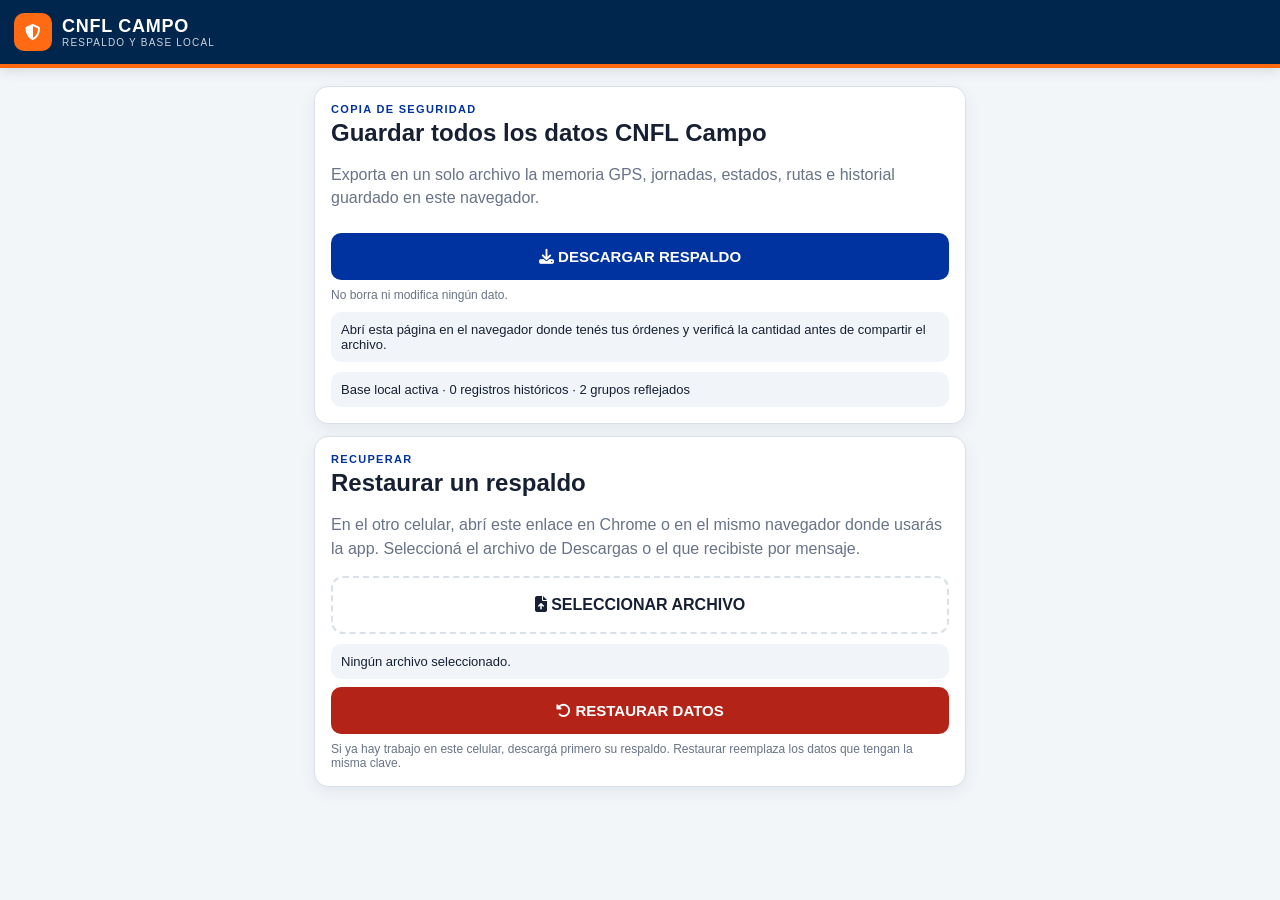
<file: backup.html>
<!DOCTYPE html>
<html lang="es">
<head>
  <meta name="robots" content="noindex,nofollow,noarchive" />
<meta charset="UTF-8">
<meta name="viewport" content="width=device-width,initial-scale=1,viewport-fit=cover">
<title>CNFL Campo · Respaldo</title>
<meta name="theme-color" content="#00264D">
<link rel="stylesheet" href="campo.css?v=20261019-1">
<link rel="stylesheet" href="campo-shell.css?v=20261125-etapa2a">
<link rel="stylesheet" href="https://cdnjs.cloudflare.com/ajax/libs/font-awesome/6.5.0/css/all.min.css">
<style>
.back-shell{max-width:680px;margin:auto;padding:18px 14px 90px}.back-card{background:#fff;border:1px solid var(--line);border-radius:14px;padding:16px;margin-bottom:12px}.back-card h2{margin:4px 0 8px}.back-card p{color:var(--muted);line-height:1.45}.big-btn{width:100%;border:0;border-radius:10px;padding:15px;font-weight:900;font-size:15px;margin-top:8px}.primary{background:var(--blue);color:#fff}.danger{background:#B42318;color:#fff}.file-label{display:block;border:2px dashed var(--line);padding:18px;border-radius:12px;text-align:center;font-weight:800;cursor:pointer}.meta{font-size:12px;color:var(--muted);margin-top:8px}.status{padding:10px;border-radius:10px;background:#F1F5F9;margin-top:10px;font-size:13px;overflow-wrap:anywhere}.status.error{background:#FEF3F2;color:#912018}.status.success{background:#E7F6EC;color:#075A3C}.next-link{display:none;margin-top:12px;text-align:center;color:var(--blue);font-weight:800}
</style>
  <script src="data-store.js?v=20261125-etapa2a"></script>
</head>
<body class="cnfl-design">
<header class="topbar">
  <a href="campo.html" class="menu-btn" style="display:grid;place-items:center;text-decoration:none"><i class="fa-solid fa-arrow-left"></i></a>
  <div class="brand"><div class="brand-mark"><i class="fa-solid fa-shield-halved"></i></div><div><div class="brand-name">CNFL <span>CAMPO</span></div><div class="brand-sub">RESPALDO Y BASE LOCAL</div></div></div>
</header>
<main class="back-shell">
  <section class="back-card">
    <div class="eyebrow">COPIA DE SEGURIDAD</div>
    <h2>Guardar todos los datos CNFL Campo</h2>
    <p>Exporta en un solo archivo la memoria GPS, jornadas, estados, rutas e historial guardado en este navegador.</p>
    <button class="big-btn primary" onclick="exportBackup()"><i class="fa-solid fa-download"></i> DESCARGAR RESPALDO</button>
    <div class="meta">No borra ni modifica ningún dato.</div>
    <div id="exportStatus" class="status" role="status">Abrí esta página en el navegador donde tenés tus órdenes y verificá la cantidad antes de compartir el archivo.</div>
    <div id="databaseStatus" class="status">Verificando base histórica…</div>
  </section>
  <section class="back-card">
    <div class="eyebrow">RECUPERAR</div>
    <h2>Restaurar un respaldo</h2>
    <p>En el otro celular, abrí este enlace en Chrome o en el mismo navegador donde usarás la app. Seleccioná el archivo de Descargas o el que recibiste por mensaje.</p>
    <label class="file-label"><input id="restoreFile" type="file" hidden onchange="prepareRestore(event)"><i class="fa-solid fa-file-arrow-up"></i> SELECCIONAR ARCHIVO</label>
    <div id="restoreStatus" class="status" role="status">Ningún archivo seleccionado.</div>
    <button id="restoreBtn" class="big-btn danger" disabled onclick="restoreBackup()"><i class="fa-solid fa-rotate-left"></i> RESTAURAR DATOS</button>
    <a class="next-link" id="afterRestore" href="campo.html">ABRIR MIS TRABAJOS →</a>
    <div class="meta">Si ya hay trabajo en este celular, descargá primero su respaldo. Restaurar reemplaza los datos que tengan la misma clave.</div>
  </section>
</main>
<script src="backup.js?v=20261028-memory1"></script>
</body>
</html>
</file>
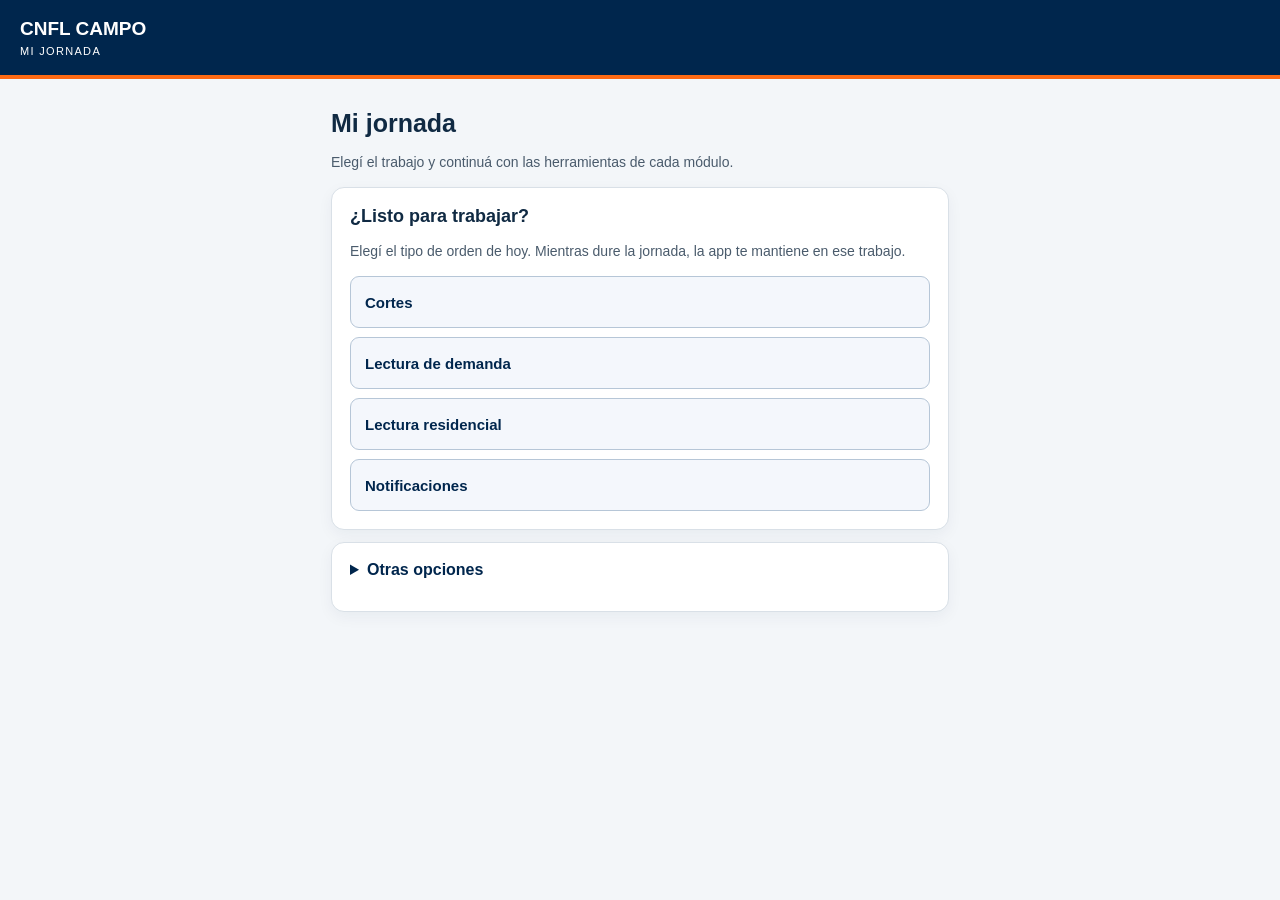
<file: campo.html>
<!doctype html>
<html lang="es"><head><meta charset="utf-8"><meta name="viewport" content="width=device-width,initial-scale=1,viewport-fit=cover"><meta name="robots" content="noindex,nofollow,noarchive"><meta name="theme-color" content="#00264D"><title>CNFL Campo · Mi jornada</title>
<link rel="stylesheet" href="journey.css?v=20261125-etapa2a"><script src="journey.js?v=20261125-etapa2a"></script></head>
<body class="cnfl-day-home"><header><strong>CNFL CAMPO</strong><small>MI JORNADA</small></header><main>
<h1 id="greeting">Mi jornada</h1><p id="intro">Elegí el trabajo y continuá con las herramientas de cada módulo.</p>
<section id="resume" class="card" hidden><h2 id="resumeTitle">Jornada en curso</h2><p id="resumeText"></p><button id="continue" class="primary">CONTINUAR TRABAJO</button><button id="closeJourney" class="ghost" type="button">CERRAR JORNADA</button><p id="closeMessage" role="status"></p></section>
<section id="start" class="card"><h2>¿Listo para trabajar?</h2><p>Elegí el tipo de orden de hoy. Mientras dure la jornada, la app te mantiene en ese trabajo.</p><div id="types" class="types"></div></section>
<details id="past" class="card" hidden><summary>Jornadas guardadas</summary><div id="pastList"></div></details>
<details id="more" class="card"><summary>Otras opciones</summary><a id="generalMap" class="secondary" href="mapa.html">Mapa general</a><a class="secondary" href="backup.html">Respaldo</a></details>
</main><script>
(function(){
 const j=window.CNFLJourney,params=new URLSearchParams(location.search);
 const hour=Number(new Intl.DateTimeFormat('en-US',{timeZone:'America/Costa_Rica',hour:'2-digit',hourCycle:'h23'}).format(new Date()));
 document.getElementById('greeting').textContent=hour>=6&&hour<12?'Buenos días':'Mi jornada';
 const STEP={load:'Cargar órdenes',map:'Armar ruta',work:'Visitar órdenes',report:'Revisar cierre'};
 function destination(active){const older=active.date!==j.stamp()?'&continuar_anterior=1':'';const toMap=active.step==='map'&&!(j.progress(localStorage,active.module).done>0);return toMap?'mapa.html?tipo='+encodeURIComponent(active.module)+'&volver='+encodeURIComponent(active.module)+'&jornada=1'+older:j.pages[active.module]+'?jornada=1'+older;}
 function fmtDate(d){const [y,m,day]=String(d||'').split('-');const months=['ene','feb','mar','abr','may','jun','jul','ago','sep','oct','nov','dic'];return day?Number(day)+' '+(months[Number(m)-1]||m)+' '+y:String(d||'');}
 function reportText(a,p){return 'CNFL Campo · '+j.MODULES[a.module]+'\nJornada: '+a.date+(p.routeName?'\nRuta: '+p.routeName:'')+'\nTotal: '+p.total+'\nGestionadas: '+p.done+'\nPendientes: '+p.pending;}
 const a=j.read(localStorage).active,open=a&&!a.finishedAt,older=open&&a.date!==j.stamp();

 // Con una jornada de hoy abierta, abrir la app lleva directo a ella.
 // "Mi jornada" del menú entra con ?inicio=1 para poder cerrarla desde acá.
 if(open&&!older&&!params.has('inicio')){location.replace(destination(a));return;}

 const types=document.getElementById('types');
 Object.entries(j.MODULES).forEach(([type,title])=>{const b=document.createElement('button');b.type='button';b.textContent=title;b.onclick=()=>{
   try{
     const day=j.stamp(),previous=j.read(localStorage).active;
     if(type==='notificaciones'&&!(previous?.module===type&&previous.date===day&&!previous.finishedAt))j.prepareNotifications(localStorage,day);
     const started=j.begin(localStorage,type);
     if(!started){alert('Hay una jornada abierta. Cerrala primero.');location.reload();return;}
     if(type==='notificaciones')j.step(localStorage,'map');
     location.assign(destination(j.read(localStorage).active));
   }catch(_){alert('No se pudo guardar la jornada en este teléfono. Revisá el almacenamiento disponible.');}
 };types.append(b)});

 document.getElementById('start').hidden=!!open;
 document.getElementById('generalMap').hidden=!!open;
 if(open){
   const p=j.progress(localStorage,a.module);
   const resume=document.getElementById('resume');resume.hidden=false;
   document.getElementById('resumeTitle').textContent=older?'Quedó abierta la jornada del '+fmtDate(a.date):'Jornada en curso';
   document.getElementById('resumeText').textContent=j.MODULES[a.module]+(p.routeName?' · '+p.routeName:'')+' · '+(p.total?p.done+' de '+p.total+' gestionadas':(STEP[a.step]||'Continuar'));
   const cont=document.getElementById('continue'),close=document.getElementById('closeJourney'),msg=document.getElementById('closeMessage');
   cont.onclick=()=>location.assign(destination(a));
   if(older){
     // La de ayer: lo natural es cerrarla y guardarla; seguirla es la opción secundaria.
     close.className='primary';close.textContent='CERRAR Y GUARDAR';
     cont.className='ghost';cont.textContent='SEGUIR CON ESA JORNADA';
     resume.insertBefore(close,cont);
   }
   close.onclick=()=>{
     const current=j.read(localStorage).active;
     if(!current||current.id!==a.id||current.finishedAt){msg.textContent='La jornada cambió en otra pantalla. Actualizando…';setTimeout(()=>location.replace('campo.html?inicio=1'),800);return;}
     const now=j.progress(localStorage,a.module);
     if(!confirm(now.pending?'Quedan '+now.pending+' pendientes. ¿Cerrar la jornada de '+j.MODULES[a.module]+' y guardarla?':'¿Cerrar la jornada de '+j.MODULES[a.module]+' y guardarla?'))return;
     try{
       const saved=j.close(localStorage,{...now,report:reportText(a,now)},new Date(),older?'next-day':'user');
       if(!saved)throw Error('no cerrada');
       location.replace('campo.html?inicio=1');
     }catch(_){msg.textContent='No se pudo cerrar la jornada. Revisá el almacenamiento antes de intentarlo de nuevo.';}
   };
 }

 const past=j.saved(localStorage).slice(0,15);
 if(past.length){document.getElementById('past').hidden=false;const list=document.getElementById('pastList');past.forEach(x=>{
   const row=document.createElement('details'),title=document.createElement('summary');
   const sm=x.summary||{},route=sm.routeName?' · '+sm.routeName:'';
   title.textContent=(j.MODULES[x.module]||x.module)+' · '+fmtDate(x.date)+route+' · '+(x.finishedAt?(sm.done||0)+(sm.total?' de '+sm.total:'')+' gestionadas':'sin cerrar');
   row.append(title);
   const body=document.createElement('pre');
   body.textContent=x.report||('Esta jornada quedó guardada sin cerrar. Sus órdenes siguen en '+(j.MODULES[x.module]||'el módulo')+(x.module==='demanda'||x.module==='residencial'?' › Cargar › Rutas recientes.':'.'));
   row.append(body);list.append(row);
 });}
 const openDate=j.stamp();
 function checkNewDay(){if(document.visibilityState==='visible'&&j.stamp()!==openDate)location.reload();}
 addEventListener('pageshow',checkNewDay);document.addEventListener('visibilitychange',checkNewDay);
})();</script></body></html>
</file>
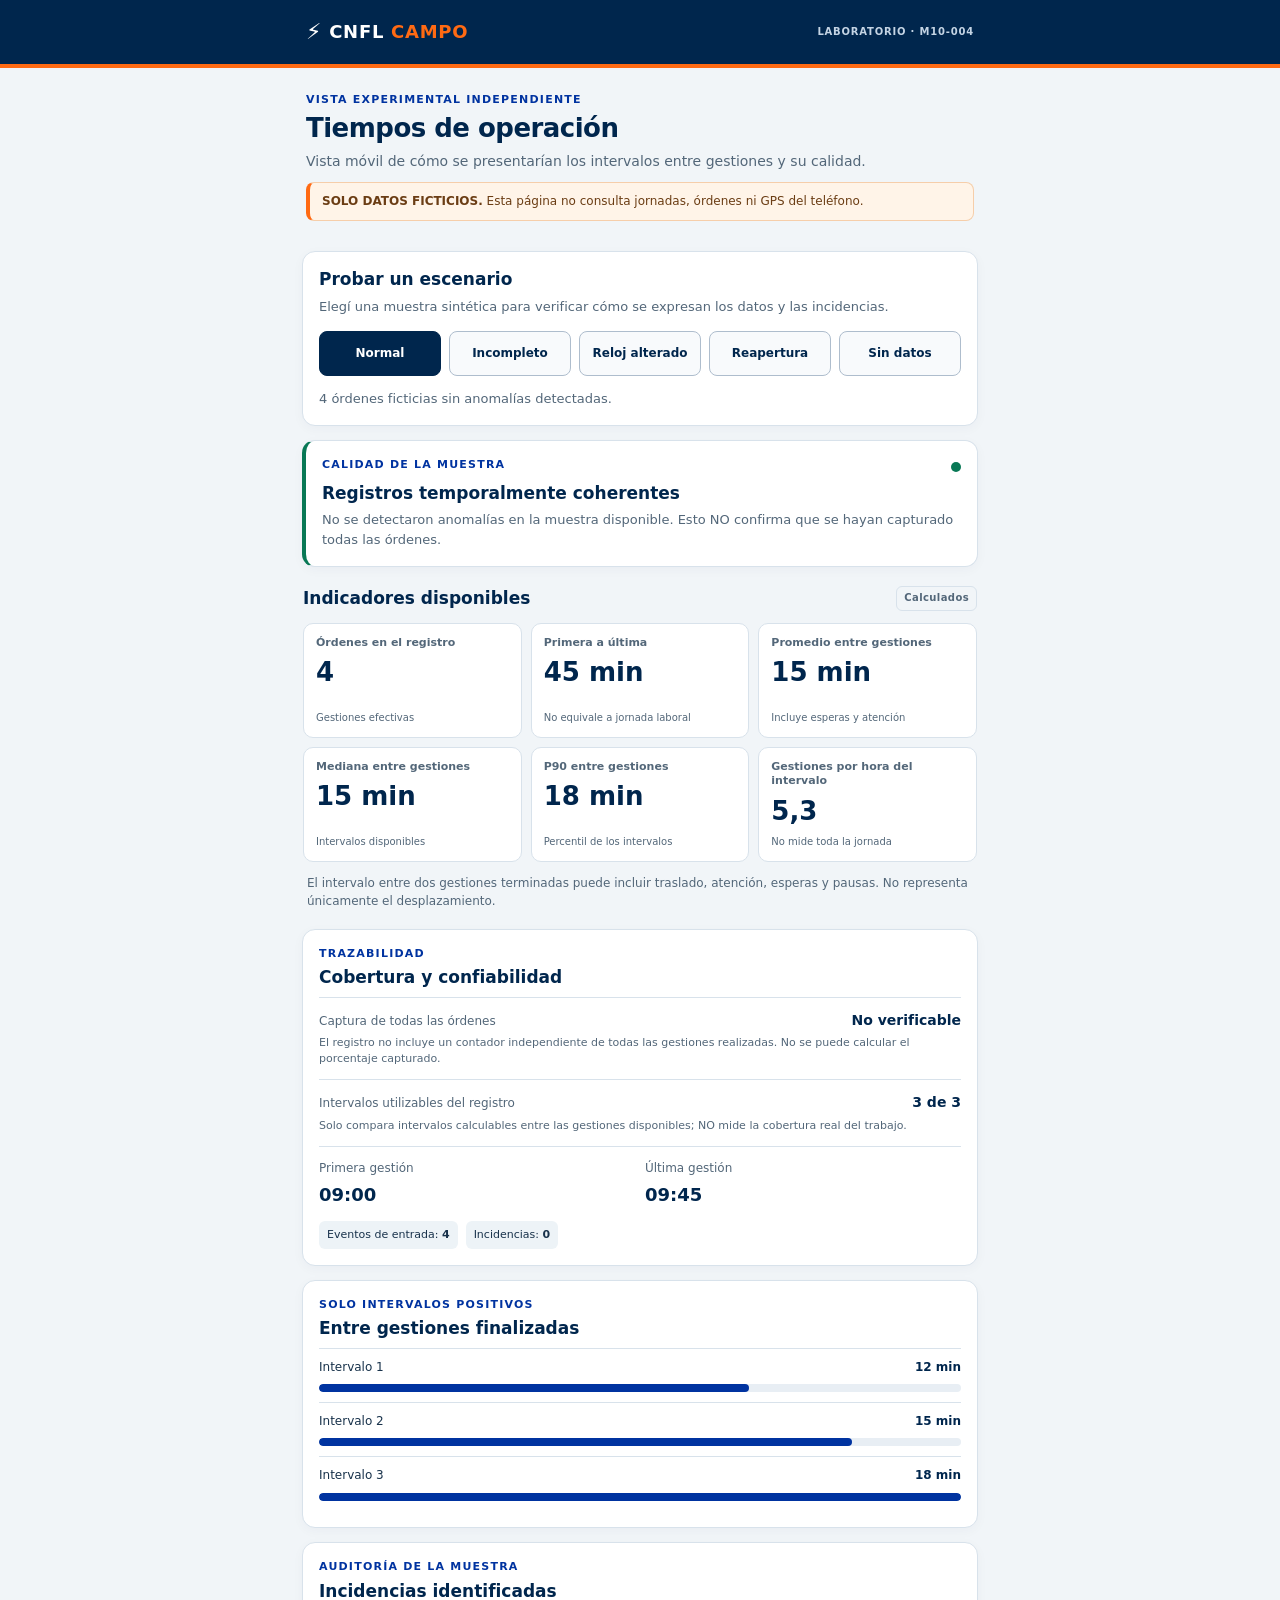
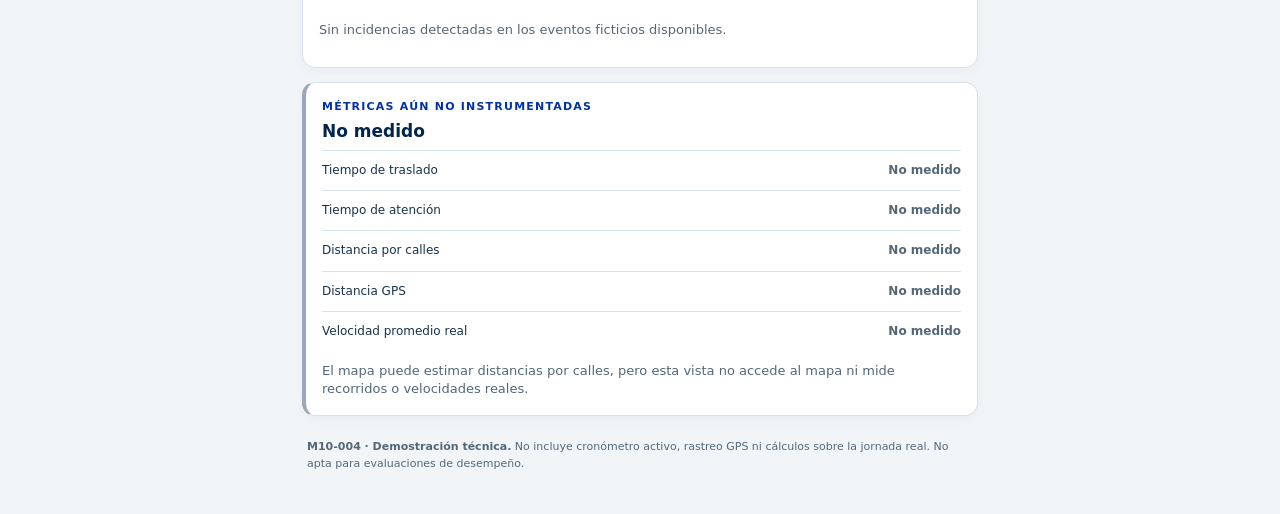
<file: estadisticas-demo.html>
<!doctype html>
<html lang="es-CR">
<head>
  <meta charset="utf-8">
  <meta name="viewport" content="width=device-width,initial-scale=1,viewport-fit=cover">
  <meta name="robots" content="noindex,nofollow,noarchive">
  <meta name="referrer" content="no-referrer">
  <title>CNFL Campo · Vista experimental de estadísticas M10-004</title>
  <link rel="stylesheet" href="estadisticas-demo.css">
</head>
<body>
  <header class="masthead">
    <div class="mast-inner">
      <div class="brand"><span class="bolt" aria-hidden="true">⚡</span><span>CNFL <b>CAMPO</b></span></div>
      <span class="header-caption">LABORATORIO · M10-004</span>
    </div>
  </header>

  <main class="page">
    <section class="intro" aria-labelledby="mainTitle">
      <p class="eyebrow">Vista experimental independiente</p>
      <h1 id="mainTitle">Tiempos de operación</h1>
      <p>Vista móvil de cómo se presentarían los intervalos entre gestiones y su calidad.</p>
      <p class="demo-notice" id="demoNotice"><strong>SOLO DATOS FICTICIOS.</strong> Esta página no consulta jornadas, órdenes ni GPS del teléfono.</p>
    </section>

    <section class="panel scenarios" aria-labelledby="scenarioTitle">
      <h2 id="scenarioTitle">Probar un escenario</h2>
      <p>Elegí una muestra sintética para verificar cómo se expresan los datos y las incidencias.</p>
      <div class="scenario-buttons" role="group" aria-label="Seleccionar datos ficticios">
        <button type="button" data-scenario="normal" aria-pressed="true">Normal</button>
        <button type="button" data-scenario="incomplete" aria-pressed="false">Incompleto</button>
        <button type="button" data-scenario="clock" aria-pressed="false">Reloj alterado</button>
        <button type="button" data-scenario="reopened" aria-pressed="false">Reapertura</button>
        <button type="button" data-scenario="empty" aria-pressed="false">Sin datos</button>
      </div>
      <p id="scenarioDescription" class="scenario-description">4 órdenes ficticias sin anomalías detectadas.</p>
    </section>

    <section class="panel quality" id="qualityPanel" data-kind="consistent" aria-labelledby="qualityTitle">
      <div class="section-heading"><p class="eyebrow">Calidad de la muestra</p><span class="quality-dot" aria-hidden="true"></span></div>
      <h2 id="qualityTitle">Registros temporalmente coherentes</h2>
      <p id="qualityDescription" role="status" aria-live="polite">No se detectaron anomalías dentro de los registros ficticios.</p>
    </section>

    <section aria-labelledby="metricsTitle" class="stats">
      <div class="section-heading">
        <h2 id="metricsTitle">Indicadores disponibles</h2>
        <span class="small-tag">Calculados</span>
      </div>
      <div id="metricCards" class="metrics-grid">
        <div class="metric"><p class="metric-label">Calculando muestra ficticia…</p></div>
      </div>
      <p class="help-text">El intervalo entre dos gestiones terminadas puede incluir traslado, atención, esperas y pausas. No representa únicamente el desplazamiento.</p>
    </section>

    <section class="panel coverage" aria-labelledby="coverageTitle">
      <p class="eyebrow">Trazabilidad</p>
      <h2 id="coverageTitle">Cobertura y confiabilidad</h2>
      <div class="coverage-entry">
        <div><span>Captura de todas las órdenes</span><strong id="coverageCapture">No verificable</strong></div>
        <p id="coverageExplain">No hay un contador independiente que permita verificar todas las órdenes ejecutadas.</p>
      </div>
      <div class="coverage-entry">
        <div><span>Intervalos utilizables del registro</span><strong id="coverageIntervals">—</strong></div>
        <p id="coverageIntervalsExplain">Esta cifra solo compara las gestiones presentes en el registro ficticio.</p>
      </div>
      <div class="time-row">
        <div><span>Primera gestión</span><strong id="firstTime">—</strong></div>
        <div><span>Última gestión</span><strong id="lastTime">—</strong></div>
      </div>
      <div class="minifacts">
        <span>Eventos de entrada: <strong id="inputEventCount">0</strong></span>
        <span>Incidencias: <strong id="eventWarnings">0</strong></span>
      </div>
    </section>

    <section class="panel" aria-labelledby="intervalsTitle">
      <p class="eyebrow">Solo intervalos positivos</p>
      <h2 id="intervalsTitle">Entre gestiones finalizadas</h2>
      <ol id="intervalList" class="interval-list"></ol>
      <p id="noIntervals" class="empty">No hay dos gestiones con tiempos válidos para calcular intervalos.</p>
    </section>

    <section class="panel" aria-labelledby="issuesTitle">
      <p class="eyebrow">Auditoría de la muestra</p>
      <h2 id="issuesTitle">Incidencias identificadas</h2>
      <ul id="qualityIssues" class="list-pairs"></ul>
      <p id="noIssues" class="empty">Sin incidencias detectadas en los eventos ficticios disponibles.</p>
    </section>

    <section class="panel unmeasured" aria-labelledby="unmeasuredTitle">
      <p class="eyebrow">Métricas aún no instrumentadas</p>
      <h2 id="unmeasuredTitle">No medido</h2>
      <ul id="unmeasuredList" class="list-pairs"></ul>
      <p>El mapa puede estimar distancias por calles, pero esta vista no accede al mapa ni mide recorridos o velocidades reales.</p>
    </section>

    <footer>
      <p><strong>M10-004 · Demostración técnica.</strong> No incluye cronómetro activo, rastreo GPS ni cálculos sobre la jornada real. No apta para evaluaciones de desempeño.</p>
    </footer>
  </main>
  <script src="operational-stats.js"></script>
  <script src="operational-stats-view.js"></script>
  <script src="operational-stats-fixtures.js"></script>
  <script src="operational-stats-demo.js"></script>
  <noscript><p>Esta demostración requiere JavaScript para mostrar los ejemplos ficticios.</p></noscript>
</body>
</html>
</file>
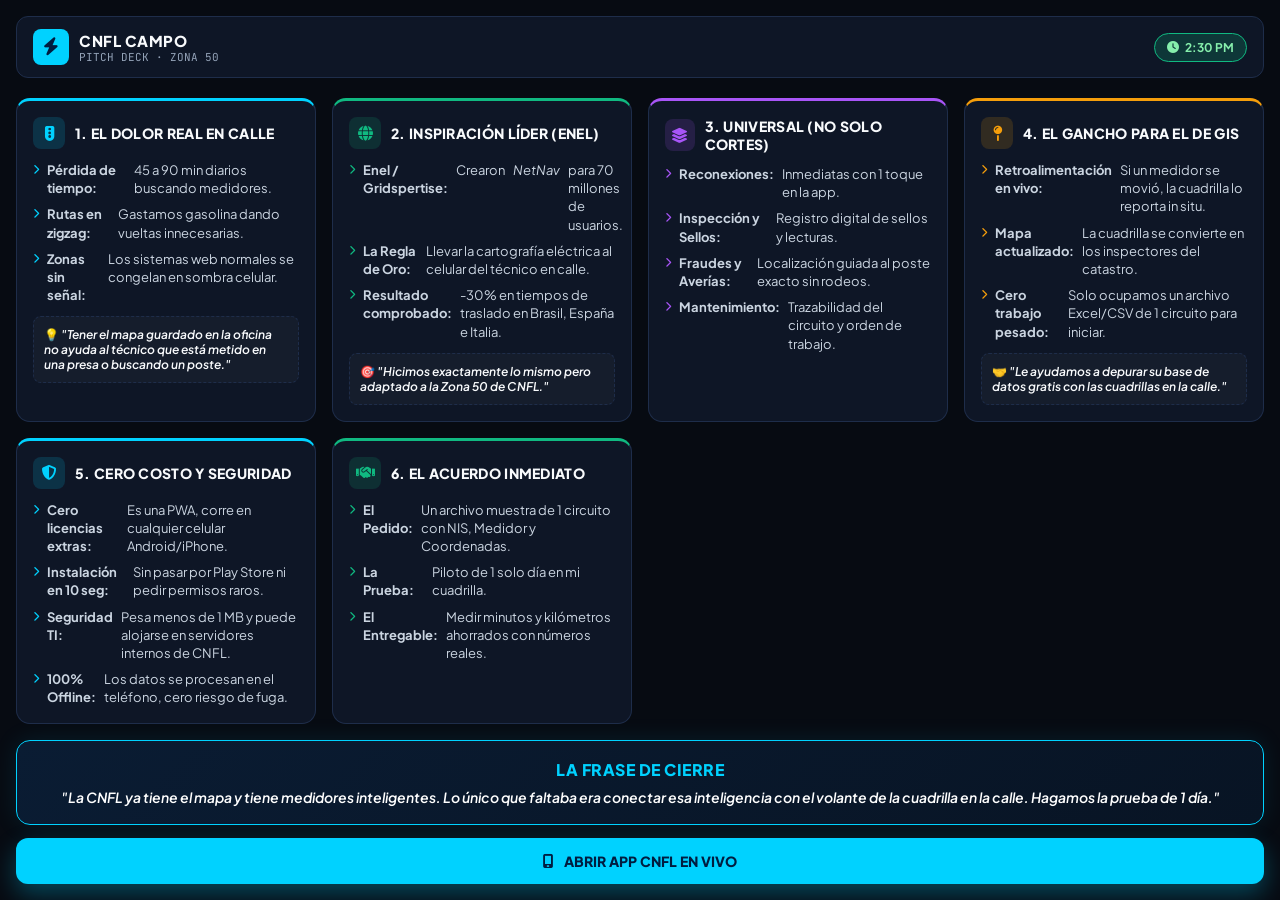
<file: ideas.html>
<!DOCTYPE html>
<html lang="es">
<head>
  <meta charset="UTF-8">
  <meta name="viewport" content="width=device-width, initial-scale=1.0, maximum-scale=1.0, user-scalable=no">
  <title>CNFL Campo · Lluvia de Ideas & Pitch Deck</title>
  <link rel="stylesheet" href="https://cdnjs.cloudflare.com/ajax/libs/font-awesome/6.5.0/css/all.min.css">
  <link href="https://fonts.googleapis.com/css2?family=Plus+Jakarta+Sans:wght@400;600;700;800&family=JetBrains+Mono:wght@700&display=swap" rel="stylesheet">
  <style>
    :root {
      --bg: #070B12;
      --card-bg: #0E1626;
      --card-border: #1E2D4A;
      --cyan: #00D2FF;
      --cyan-glow: rgba(0, 210, 255, 0.15);
      --green: #10B981;
      --green-glow: rgba(16, 185, 129, 0.15);
      --yellow: #F59E0B;
      --yellow-glow: rgba(245, 158, 11, 0.15);
      --purple: #A855F7;
      --purple-glow: rgba(168, 85, 247, 0.15);
      --red: #EF4444;
      --text: #F8FAFC;
      --muted: #94A3B8;
    }

    * { box-sizing: border-box; margin: 0; padding: 0; font-family: 'Plus Jakarta Sans', sans-serif; -webkit-tap-highlight-color: transparent; }
    body { background: var(--bg); color: var(--text); padding: 16px; min-height: 100vh; padding-bottom: 75px; }

    /* Header Compacto */
    .top-bar {
      display: flex;
      align-items: center;
      justify-content: space-between;
      padding: 12px 16px;
      background: var(--card-bg);
      border: 1px solid var(--card-border);
      border-radius: 12px;
      margin-bottom: 20px;
    }
    .badge {
      display: flex;
      align-items: center;
      gap: 10px;
    }
    .badge-icon {
      width: 36px;
      height: 36px;
      background: var(--cyan);
      color: #001D40;
      display: flex;
      align-items: center;
      justify-content: center;
      border-radius: 8px;
      font-size: 18px;
      font-weight: 800;
    }
    .badge-text h1 { font-size: 15px; font-weight: 800; letter-spacing: 0.5px; }
    .badge-text p { font-size: 11px; color: var(--muted); font-family: 'JetBrains Mono', monospace; }
    .reu-pill {
      background: rgba(16, 185, 129, 0.2);
      border: 1px solid var(--green);
      color: #86EFAC;
      padding: 6px 12px;
      border-radius: 20px;
      font-size: 12px;
      font-weight: 700;
      display: flex;
      align-items: center;
      gap: 6px;
    }

    /* Grid de Ideas */
    .grid {
      display: grid;
      grid-template-columns: repeat(auto-fit, minmax(280px, 1fr));
      gap: 16px;
    }

    .idea-card {
      background: var(--card-bg);
      border: 1px solid var(--card-border);
      border-radius: 14px;
      padding: 16px;
      position: relative;
      overflow: hidden;
      display: flex;
      flex-direction: column;
      gap: 12px;
      transition: transform 0.15s, border-color 0.15s;
    }
    .idea-card:active { transform: scale(0.98); }

    /* Acentos de color */
    .c-cyan { border-top: 3px solid var(--cyan); }
    .c-green { border-top: 3px solid var(--green); }
    .c-yellow { border-top: 3px solid var(--yellow); }
    .c-purple { border-top: 3px solid var(--purple); }

    .card-header {
      display: flex;
      align-items: center;
      gap: 10px;
    }
    .card-icon {
      width: 32px;
      height: 32px;
      border-radius: 8px;
      display: flex;
      align-items: center;
      justify-content: center;
      font-size: 15px;
    }
    .c-cyan .card-icon { background: var(--cyan-glow); color: var(--cyan); }
    .c-green .card-icon { background: var(--green-glow); color: var(--green); }
    .c-yellow .card-icon { background: var(--yellow-glow); color: var(--yellow); }
    .c-purple .card-icon { background: var(--purple-glow); color: var(--purple); }

    .card-title {
      font-size: 14px;
      font-weight: 800;
      text-transform: uppercase;
      letter-spacing: 0.3px;
    }

    /* Bullets rápidos */
    .bullets {
      list-style: none;
      display: flex;
      flex-direction: column;
      gap: 8px;
    }
    .bullets li {
      display: flex;
      align-items: flex-start;
      gap: 8px;
      font-size: 13px;
      color: #CBD5E1;
      line-height: 1.4;
    }
    .bullets li i {
      margin-top: 3px;
      font-size: 10px;
    }
    .c-cyan .bullets li i { color: var(--cyan); }
    .c-green .bullets li i { color: var(--green); }
    .c-yellow .bullets li i { color: var(--yellow); }
    .c-purple .bullets li i { color: var(--purple); }

    .highlight-box {
      background: rgba(255, 255, 255, 0.03);
      border: 1px dashed var(--card-border);
      border-radius: 8px;
      padding: 10px;
      font-size: 12px;
      font-weight: 600;
      color: var(--text);
    }

    /* Frase Matona para la reunión */
    .punchline-card {
      grid-column: 1 / -1;
      background: linear-gradient(135deg, #0A1C33 0%, #081424 100%);
      border: 1px solid var(--cyan);
      border-radius: 14px;
      padding: 18px;
      text-align: center;
      box-shadow: 0 0 25px rgba(0, 210, 255, 0.1);
    }
    .punchline-card h2 {
      font-size: 16px;
      color: var(--cyan);
      font-weight: 800;
      margin-bottom: 8px;
      text-transform: uppercase;
      letter-spacing: 0.5px;
    }
    .punchline-card p {
      font-size: 14px;
      color: #fff;
      font-style: italic;
      font-weight: 600;
    }

    /* Botón flotante para abrir la app */
    .floating-app-btn {
      position: fixed;
      bottom: 16px;
      left: 16px;
      right: 16px;
      background: var(--cyan);
      color: #001D40;
      padding: 14px;
      border-radius: 12px;
      text-align: center;
      font-size: 14px;
      font-weight: 800;
      text-decoration: none;
      display: flex;
      align-items: center;
      justify-content: center;
      gap: 10px;
      box-shadow: 0 10px 25px rgba(0, 210, 255, 0.3);
      z-index: 100;
    }
    .floating-app-btn:active { transform: scale(0.98); }
  </style>
</head>
<body>

  <div class="top-bar">
    <div class="badge">
      <div class="badge-icon"><i class="fa-solid fa-bolt"></i></div>
      <div class="badge-text">
        <h1>CNFL CAMPO</h1>
        <p>PITCH DECK · ZONA 50</p>
      </div>
    </div>
    <div class="reu-pill">
      <i class="fa-solid fa-clock"></i> 2:30 PM
    </div>
  </div>

  <div class="grid">

    <!-- Tarjeta 1: El Dolor en Calle -->
    <div class="idea-card c-cyan">
      <div class="card-header">
        <div class="card-icon"><i class="fa-solid fa-traffic-light"></i></div>
        <div class="card-title">1. El Dolor Real en Calle</div>
      </div>
      <ul class="bullets">
        <li><i class="fa-solid fa-chevron-right"></i> <strong>Pérdida de tiempo:</strong> 45 a 90 min diarios buscando medidores.</li>
        <li><i class="fa-solid fa-chevron-right"></i> <strong>Rutas en zigzag:</strong> Gastamos gasolina dando vueltas innecesarias.</li>
        <li><i class="fa-solid fa-chevron-right"></i> <strong>Zonas sin señal:</strong> Los sistemas web normales se congelan en sombra celular.</li>
      </ul>
      <div class="highlight-box">
        💡 <em>"Tener el mapa guardado en la oficina no ayuda al técnico que está metido en una presa o buscando un poste."</em>
      </div>
    </div>

    <!-- Tarjeta 2: La Inspiración Mundial -->
    <div class="idea-card c-green">
      <div class="card-header">
        <div class="card-icon"><i class="fa-solid fa-globe"></i></div>
        <div class="card-title">2. Inspiración Líder (Enel)</div>
      </div>
      <ul class="bullets">
        <li><i class="fa-solid fa-chevron-right"></i> <strong>Enel / Gridspertise:</strong> Crearon <em>NetNav</em> para 70 millones de usuarios.</li>
        <li><i class="fa-solid fa-chevron-right"></i> <strong>La Regla de Oro:</strong> Llevar la cartografía eléctrica al celular del técnico en calle.</li>
        <li><i class="fa-solid fa-chevron-right"></i> <strong>Resultado comprobado:</strong> -30% en tiempos de traslado en Brasil, España e Italia.</li>
      </ul>
      <div class="highlight-box">
        🎯 <em>"Hicimos exactamente lo mismo pero adaptado a la Zona 50 de CNFL."</em>
      </div>
    </div>

    <!-- Tarjeta 3: Más Allá de los Cortes -->
    <div class="idea-card c-purple">
      <div class="card-header">
        <div class="card-icon"><i class="fa-solid fa-layer-group"></i></div>
        <div class="card-title">3. Universal (No solo cortes)</div>
      </div>
      <ul class="bullets">
        <li><i class="fa-solid fa-chevron-right"></i> <strong>Reconexiones:</strong> Inmediatas con 1 toque en la app.</li>
        <li><i class="fa-solid fa-chevron-right"></i> <strong>Inspección y Sellos:</strong> Registro digital de sellos y lecturas.</li>
        <li><i class="fa-solid fa-chevron-right"></i> <strong>Fraudes y Averías:</strong> Localización guiada al poste exacto sin rodeos.</li>
        <li><i class="fa-solid fa-chevron-right"></i> <strong>Mantenimiento:</strong> Trazabilidad del circuito y orden de trabajo.</li>
      </ul>
    </div>

    <!-- Tarjeta 4: El Regalo para el de GIS -->
    <div class="idea-card c-yellow">
      <div class="card-header">
        <div class="card-icon"><i class="fa-solid fa-map-pin"></i></div>
        <div class="card-title">4. El Gancho para el de GIS</div>
      </div>
      <ul class="bullets">
        <li><i class="fa-solid fa-chevron-right"></i> <strong>Retroalimentación en vivo:</strong> Si un medidor se movió, la cuadrilla lo reporta in situ.</li>
        <li><i class="fa-solid fa-chevron-right"></i> <strong>Mapa actualizado:</strong> La cuadrilla se convierte en los inspectores del catastro.</li>
        <li><i class="fa-solid fa-chevron-right"></i> <strong>Cero trabajo pesado:</strong> Solo ocupamos un archivo Excel/CSV de 1 circuito para iniciar.</li>
      </ul>
      <div class="highlight-box">
        🤝 <em>"Le ayudamos a depurar su base de datos gratis con las cuadrillas en la calle."</em>
      </div>
    </div>

    <!-- Tarjeta 5: TI y Costos -->
    <div class="idea-card c-cyan">
      <div class="card-header">
        <div class="card-icon"><i class="fa-solid fa-shield-halved"></i></div>
        <div class="card-title">5. Cero Costo y Seguridad</div>
      </div>
      <ul class="bullets">
        <li><i class="fa-solid fa-chevron-right"></i> <strong>Cero licencias extras:</strong> Es una PWA, corre en cualquier celular Android/iPhone.</li>
        <li><i class="fa-solid fa-chevron-right"></i> <strong>Instalación en 10 seg:</strong> Sin pasar por Play Store ni pedir permisos raros.</li>
        <li><i class="fa-solid fa-chevron-right"></i> <strong>Seguridad TI:</strong> Pesa menos de 1 MB y puede alojarse en servidores internos de CNFL.</li>
        <li><i class="fa-solid fa-chevron-right"></i> <strong>100% Offline:</strong> Los datos se procesan en el teléfono, cero riesgo de fuga.</li>
      </ul>
    </div>

    <!-- Tarjeta 6: La Propuesta de Cierre -->
    <div class="idea-card c-green">
      <div class="card-header">
        <div class="card-icon"><i class="fa-solid fa-handshake"></i></div>
        <div class="card-title">6. El Acuerdo Inmediato</div>
      </div>
      <ul class="bullets">
        <li><i class="fa-solid fa-chevron-right"></i> <strong>El Pedido:</strong> Un archivo muestra de 1 circuito con NIS, Medidor y Coordenadas.</li>
        <li><i class="fa-solid fa-chevron-right"></i> <strong>La Prueba:</strong> Piloto de 1 solo día en mi cuadrilla.</li>
        <li><i class="fa-solid fa-chevron-right"></i> <strong>El Entregable:</strong> Medir minutos y kilómetros ahorrados con números reales.</li>
      </ul>
    </div>

    <!-- Frase Matona Final -->
    <div class="punchline-card">
      <h2>La Frase de Cierre</h2>
      <p>"La CNFL ya tiene el mapa y tiene medidores inteligentes. Lo único que faltaba era conectar esa inteligencia con el volante de la cuadrilla en la calle. Hagamos la prueba de 1 día."</p>
    </div>

  </div>

  <a href="https://sr2409812-bit.github.io/cnfl-campo/?v=20260921-17" target="_blank" class="floating-app-btn">
    <i class="fa-solid fa-mobile-screen"></i> ABRIR APP CNFL EN VIVO
  </a>

</body>
</html>
</file>
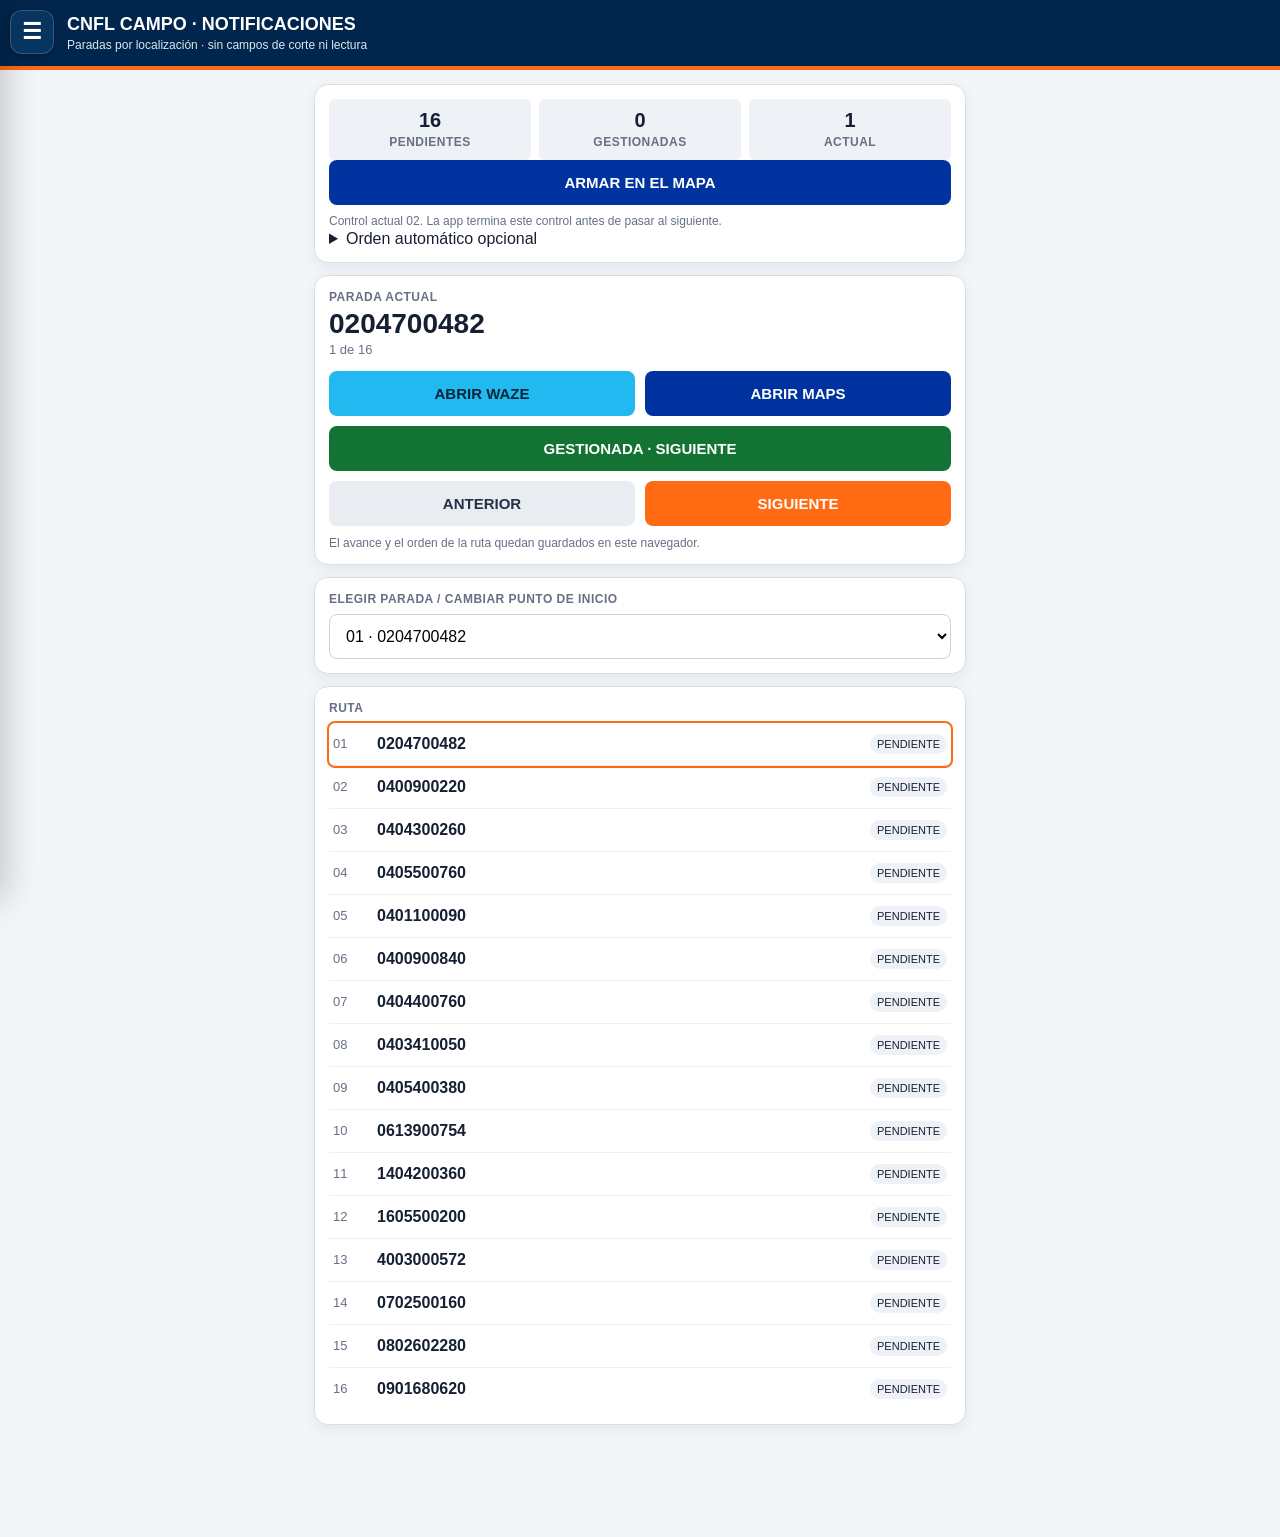
<file: notificaciones.html>
<!doctype html>
<html lang="es">
<head>
  <meta name="robots" content="noindex,nofollow,noarchive" />
<meta charset="utf-8">
<meta name="viewport" content="width=device-width,initial-scale=1,viewport-fit=cover">
<title>CNFL Campo · Notificaciones</title>
<link rel="stylesheet" href="https://cdnjs.cloudflare.com/ajax/libs/font-awesome/6.5.0/css/all.min.css">
<style>
:root{--navy:#00264D;--blue:#0033A0;--orange:#FF6A13;--bg:#f4f6f8;--card:#fff;--muted:#667085;--ok:#137333;--line:#d9dee5}
*{box-sizing:border-box}body{margin:0;font-family:Arial,Helvetica,sans-serif;background:var(--bg);color:#172033}
header{background:var(--navy);color:#fff;padding:14px 16px;border-bottom:4px solid var(--orange);position:sticky;top:0;z-index:3}
header b{font-size:18px}.sub{font-size:12px;opacity:.88;margin-top:3px}
main{max-width:680px;margin:auto;padding:14px 14px 100px}
.panel,.card{background:var(--card);border:1px solid var(--line);border-radius:8px;padding:14px;margin-bottom:12px}
.stats{display:flex;gap:8px}.stat{flex:1;text-align:center;background:#eef2f6;border-radius:6px;padding:10px 4px}.stat b{display:block;font-size:20px}
.label{font-size:12px;color:var(--muted);font-weight:700;letter-spacing:.04em}
.loc{font-size:28px;font-weight:800;margin:4px 0 2px}.step{color:var(--muted);font-size:13px}
.btns{display:grid;grid-template-columns:1fr 1fr;gap:10px;margin-top:14px}
button,a.btn{border:0;border-radius:8px;padding:14px 12px;font-weight:800;font-size:15px;text-align:center;text-decoration:none;display:block;cursor:pointer}
button:disabled{opacity:.55;cursor:wait}.waze{background:#22b8f0;color:#06273a}.maps{background:var(--blue);color:#fff}
.done{background:var(--ok);color:#fff;grid-column:1/-1}.next{background:var(--orange);color:#fff}.secondary{background:#e9edf2;color:#243244}
.undo{background:#FFF1E8;color:#803A12;grid-column:1/-1}.undo[hidden]{display:none}
.optimize{background:#111827;color:#fff;width:100%;margin-top:10px}.routeStatus{font-size:12px;color:var(--muted);margin-top:8px;line-height:1.4}
select{width:100%;padding:12px;border:1px solid #cbd3dc;border-radius:8px;background:#fff;font-size:16px}
.row{display:flex;align-items:center;gap:10px;padding:11px 4px;border-bottom:1px solid #edf0f3}.row:last-child{border-bottom:0}.row .n{width:34px;color:var(--muted);font-size:13px}.row .l{flex:1;font-weight:700}
.badge{font-size:11px;padding:4px 7px;border-radius:999px;background:#eef2f6}.badge.ok{background:#e2f4e8;color:#0b5d2a}.current{outline:2px solid var(--orange);border-radius:6px}
.notice{font-size:12px;color:var(--muted);margin-top:10px}
</style>
  <link rel="stylesheet" href="journey.css?v=20261125-etapa2a">
  <link rel="stylesheet" href="campo-shell.css?v=20261125-etapa2a" />
  <script src="data-store.js?v=20261125-etapa2a"></script>
</head>
<body>
  <button id="cnflGlobalMenu" class="cnfl-global-menu" type="button" aria-label="Abrir tipo de trabajo"><span aria-hidden="true">☰</span></button>
<header><b>CNFL CAMPO · NOTIFICACIONES</b><div class="sub">Paradas por localización · sin campos de corte ni lectura</div></header>
<main>
<div class="panel">
  <div class="stats">
    <div class="stat"><b id="pendingCount">16</b><span class="label">PENDIENTES</span></div>
    <div class="stat"><b id="doneCount">0</b><span class="label">GESTIONADAS</span></div>
    <div class="stat"><b id="currentNum">1</b><span class="label">ACTUAL</span></div>
  </div>
  <button class="maps" style="width:100%" onclick="cnflOpenSharedMap('notificaciones')">ARMAR EN EL MAPA</button>
  <div id="routeStatus" class="routeStatus">Elegí el orden de las paradas en el mapa.</div>
  <details><summary>Orden automático opcional</summary><button id="optBtn" class="optimize" onclick="optimizeFromHere()">ORDENAR DESDE MI UBICACIÓN</button></details>
</div>

<div class="card">
  <div class="label">PARADA ACTUAL</div>
  <div class="loc" id="loc">0204700482</div>
  <div class="step" id="step">1 de 16</div>
  <div class="btns">
    <a id="waze" class="btn waze" target="_blank" rel="noopener">ABRIR WAZE</a>
    <a id="maps" class="btn maps" target="_blank" rel="noopener">ABRIR MAPS</a>
    <button class="done" onclick="markDone()">GESTIONADA · SIGUIENTE</button>
    <button id="undoLast" class="undo" onclick="undoLastVisit()" hidden>DESHACER ÚLTIMA GESTIÓN</button>
    <button class="secondary" onclick="prevStop()">ANTERIOR</button>
    <button class="next" onclick="nextStop()">SIGUIENTE</button>
  </div>
  <div class="notice">El avance y el orden de la ruta quedan guardados en este navegador.</div>
</div>

<div class="panel">
  <div class="label" style="margin-bottom:8px">ELEGIR PARADA / CAMBIAR PUNTO DE INICIO</div>
  <select id="jump" onchange="jumpTo(this.value)"></select>
</div>

<div class="panel">
  <div class="label" style="margin-bottom:8px">RUTA</div>
  <div id="list"></div>
</div>
</main>

<script src="notification-stops.js?v=20261026-map1"></script>
<script src="field-route.js?v=20261029-unified1"></script>
<script>
const DEFAULT_STOPS=window.CNFL_NOTIFICATION_STOPS;
const KEY="cnfl_notificaciones_20261019_v2";
const LEGACY_NEW_KEY="cnfl_notificaciones_20261019_v3";

// Prioridad absoluta: recuperar exactamente el progreso que ya existía
// en la versión ?v=20261019c. No se cambia el orden ni la parada actual.
const savedV2=JSON.parse(localStorage.getItem(KEY)||'null');
const savedV3=JSON.parse(localStorage.getItem(LEGACY_NEW_KEY)||'null');

let state=savedV2||savedV3||{
  index:0,
  done:{},
  order:DEFAULT_STOPS.map(s=>s[0]),
  meta:null
};

// Si el estado guardado era de 13 paradas, las 3 nuevas se agregan
// sin alterar el progreso ni reordenar lo que ya llevaba el usuario.
if(!Array.isArray(state.order)) state.order=DEFAULT_STOPS.map(s=>s[0]);
for(const stop of DEFAULT_STOPS){
  if(!state.order.includes(stop[0])) state.order.push(stop[0]);
}
if(!state.done||typeof state.done!=="object") state.done={};
const linkedLoc=new URLSearchParams(location.search).get('loc');

function byLoc(loc){return DEFAULT_STOPS.find(s=>s[0]===loc)}
function currentStops(){
  const ordered=(state.order||[]).map(byLoc).filter(Boolean);
  for(const s of DEFAULT_STOPS) if(!ordered.some(x=>x[0]===s[0])) ordered.push(s);
  return ordered;
}
function save(){localStorage.setItem(KEY,JSON.stringify(state));window.dispatchEvent(new Event('cnfl-progress'))}
function applyNotificationMapRoute(){
  const keys=window.CNFLFieldRoute.read(localStorage).filter(key=>key.startsWith('notificaciones:'));
  const signature=JSON.stringify(keys);
  if(state.manualRouteSignature===signature)return;
  const current=state.order[state.index];
  const plan=keys.length?window.CNFLFieldRoute.arrange(currentStops().map(s=>({localizacion:s[0],done:!!state.done[s[0]]})),keys,'notificaciones',s=>!s.done):null;
  if(plan&&plan.chosen){
    if(!state.manualChosen)state.preManualOrder=[...state.order];
    state.order=plan.orders.map(s=>s.localizacion);
    state.manualChosen=plan.chosen;
    state.meta=null;
  }else if(state.manualChosen){
    const old=state.order;
    state.order=[...(state.preManualOrder||[])].filter(loc=>old.includes(loc));
    old.forEach(loc=>{if(!state.order.includes(loc))state.order.push(loc)});
    state.manualChosen=0;delete state.preManualOrder;
  }
  state.manualRouteSignature=signature;
  state.index=plan&&plan.chosen?Math.max(0,state.order.findIndex(loc=>!state.done[loc])):Math.max(0,state.order.indexOf(current));
  save();render();
}
function initializeNotificationView(){
  applyNotificationMapRoute();
  // La orden elegida en el mapa prevalece sobre el inicio de la ruta.
  if(linkedLoc && state.order.includes(linkedLoc)) state.index=state.order.indexOf(linkedLoc);
  save();render();
}
window.cnflApplyFieldRoute=applyNotificationMapRoute;
window.cnflFocusWorkFromMap=loc=>{const index=state.order.indexOf(loc);if(index>=0){state.index=index;save();render();scrollTo({top:0,behavior:'smooth'})}};
window.addEventListener('storage',event=>{if(event.key==='cnfl_manual_route_v1')applyNotificationMapRoute()});
window.addEventListener('pageshow',event=>{if(event.persisted)applyNotificationMapRoute()});
function render(){
  const stops=currentStops();
  if(!stops.length)return;
  const i=Math.max(0,Math.min(Number(state.index)||0,stops.length-1));state.index=i;
  const [loc,lat,lon]=stops[i];
  document.getElementById("loc").textContent=loc;
  document.getElementById("step").textContent=(i+1)+" de "+stops.length;
  document.getElementById("currentNum").textContent=i+1;
  document.getElementById("waze").href="https://www.waze.com/ul?ll="+lat+","+lon+"&navigate=yes";
  document.getElementById("maps").href="https://www.google.com/maps/dir/?api=1&destination="+lat+","+lon;
  const doneCount=DEFAULT_STOPS.filter(s=>state.done[s[0]]).length;
  document.getElementById("doneCount").textContent=doneCount;
  document.getElementById("pendingCount").textContent=DEFAULT_STOPS.length-doneCount;
  const undo=document.getElementById('undoLast');
  undo.hidden=!(state.lastAction && state.done[state.lastAction.loc]);
  if(!undo.hidden) undo.textContent='DESHACER · '+state.lastAction.loc;

  const rs=document.getElementById("routeStatus");
  if(state.manualChosen){
    rs.textContent='Mi ruta del mapa · '+state.manualChosen+(state.manualChosen===1?' parada elegida.':' paradas elegidas.')+' Siguiente sigue el orden que armaste.';
  } else if(state.meta&&state.meta.optimizedAt){
    const when=new Date(state.meta.optimizedAt).toLocaleTimeString([], {hour:"2-digit",minute:"2-digit"});
    const km=Number.isFinite(state.meta.meters)?(" · "+(state.meta.meters/1000).toFixed(1)+" km aprox."):"";
    const ctl=state.meta.control?(" · control "+state.meta.control):"";
    rs.textContent="Ruta vial del control actual"+ctl+" · evita devolverse · "+when+km+".";
  } else {
    const ctl=controlOf(currentStops()[state.index]&&currentStops()[state.index][0]);
    rs.textContent="Control actual "+ctl+". La app termina este control antes de pasar al siguiente.";
  }

  const jump=document.getElementById("jump");jump.innerHTML="";
  stops.forEach((s,idx)=>{const o=document.createElement("option");o.value=idx;o.textContent=(idx+1).toString().padStart(2,"0")+" · "+s[0]+(state.done[s[0]]?" · GESTIONADA":"");if(idx===i)o.selected=true;jump.appendChild(o)});
  const list=document.getElementById("list");list.innerHTML="";
  stops.forEach((s,idx)=>{const r=document.createElement("div");r.className="row"+(idx===i?" current":"");r.onclick=()=>{state.index=idx;save();render();scrollTo({top:0,behavior:"smooth"})};r.innerHTML='<div class="n">'+String(idx+1).padStart(2,"0")+'</div><div class="l">'+s[0]+'</div><div class="badge '+(state.done[s[0]]?"ok":"")+'">'+(state.done[s[0]]?"GESTIONADA":"PENDIENTE")+'</div>';list.appendChild(r)});
  save();
}
const CONTROL_SEQUENCE=["02","04","06","07","08","09","14","16","40"];
function controlOf(loc){return String(loc||"").slice(0,2)}
function nextPending(from){
  const stops=currentStops();
  if(state.manualChosen){
    for(let k=1;k<=stops.length;k++){
      const idx=(from+k)%stops.length;
      if(!state.done[stops[idx][0]])return idx;
    }
    return from;
  }
  const currentControl=controlOf(stops[from]&&stops[from][0]);

  // 1) Mientras queden pendientes del control actual, NO saltar a otro control.
  for(let k=1;k<=stops.length;k++){
    const idx=(from+k)%stops.length;
    if(!state.done[stops[idx][0]] && controlOf(stops[idx][0])===currentControl) return idx;
  }

  // 2) Solo cuando ese control queda terminado, pasar al siguiente control de la jornada.
  const pos=CONTROL_SEQUENCE.indexOf(currentControl);
  for(let step=1;step<=CONTROL_SEQUENCE.length;step++){
    const ctl=CONTROL_SEQUENCE[(Math.max(pos,0)+step)%CONTROL_SEQUENCE.length];
    for(let k=1;k<=stops.length;k++){
      const idx=(from+k)%stops.length;
      if(!state.done[stops[idx][0]] && controlOf(stops[idx][0])===ctl) return idx;
    }
  }
  return from;
}
function markDone(){
  const stops=currentStops();
  const loc=stops[state.index][0];
  if(state.done[loc]){state.index=nextPending(state.index);save();render();return;}
  const at=new Date().toISOString();
  state.lastAction={loc,index:state.index,at};
  state.done[loc]=true;
  if(window.CNFLStore&&typeof window.CNFLStore.putRecord==="function"){
    const day=at.slice(0,10);
    window.CNFLStore.putRecord("notification-visits",day+"|"+loc+"|"+at,{localizacion:loc,status:"gestionada",at,routeKey:KEY}).catch(()=>{});
  }
  state.index=nextPending(state.index);
  save();
  window.CNFLOperationalEvents?.captureTransition({
    module:'notificaciones',identity:loc,previousDone:false,
    done:true,at,source:'notifications-ui'
  });
  render();
}
function undoLastVisit(){
  const action=state.lastAction;
  if(!action || !state.done[action.loc]) return;
  delete state.done[action.loc];
  state.index=Math.max(0,currentStops().findIndex(stop=>stop[0]===action.loc));
  state.lastAction=null;
  if(window.CNFLStore && typeof window.CNFLStore.putRecord==='function'){
    const at=new Date().toISOString();
    window.CNFLStore.putRecord('notification-visits',at.slice(0,10)+'|'+action.loc+'|'+at,{localizacion:action.loc,status:'deshecha',at,routeKey:KEY}).catch(()=>{});
  }
  save();
  window.CNFLOperationalEvents?.captureTransition({
    module:'notificaciones',identity:action.loc,previousDone:true,
    done:false,undo:true,source:'notifications-ui'
  });
  render();
}
function nextStop(){const n=currentStops().length;state.index=(state.index+1)%n;save();render()}
function prevStop(){const n=currentStops().length;state.index=(state.index-1+n)%n;save();render()}
function jumpTo(v){state.index=Number(v);save();render()}

function getPos(){
  return new Promise((resolve,reject)=>{
    if(!navigator.geolocation)return reject(new Error("Este navegador no ofrece ubicación."));
    navigator.geolocation.getCurrentPosition(resolve,e=>reject(new Error(e.message||"No se pudo obtener tu ubicación.")),{enableHighAccuracy:true,timeout:12000,maximumAge:0});
  });
}
function routeCost(route,matrix){
  let cur=0,total=0;
  for(const idx of route){const v=Number(matrix[cur][idx]);if(!Number.isFinite(v))return Infinity;total+=v;cur=idx}
  return total;
}
function matrixUsable(matrix,n){
  return Array.isArray(matrix)&&matrix.length===n&&matrix.every(r=>Array.isArray(r)&&r.length===n);
}
function nearest(matrix,indices,forcedFirst=null){
  const left=new Set(indices),out=[];let cur=0;
  if(forcedFirst!==null&&left.has(forcedFirst)){out.push(forcedFirst);left.delete(forcedFirst);cur=forcedFirst}
  while(left.size){
    let best=null,cost=Infinity;
    for(const idx of left){const v=Number(matrix[cur][idx]);if(Number.isFinite(v)&&v<cost){cost=v;best=idx}}
    if(best===null)throw new Error("Hay una parada sin conexión vial calculable.");
    out.push(best);left.delete(best);cur=best;
  }
  return out;
}
function improveRoute(route,matrix){
  let best=[...route],bestCost=routeCost(best,matrix);
  for(let pass=0;pass<30;pass++){
    let winner=null,winnerCost=bestCost;

    // 2-opt: elimina cruces y regresos evidentes.
    for(let i=0;i<best.length-1;i++){
      for(let j=i+1;j<best.length;j++){
        const cand=[...best.slice(0,i),...best.slice(i,j+1).reverse(),...best.slice(j+1)];
        const cost=routeCost(cand,matrix);
        if(cost+0.5<winnerCost){winner=cand;winnerCost=cost}
      }
    }

    // Relocate: mueve una parada mal colocada a otra zona del recorrido.
    for(let i=0;i<best.length;i++){
      const reduced=[...best];
      const moved=reduced.splice(i,1)[0];
      for(let j=0;j<=reduced.length;j++){
        const cand=[...reduced.slice(0,j),moved,...reduced.slice(j)];
        const cost=routeCost(cand,matrix);
        if(cost+0.5<winnerCost){winner=cand;winnerCost=cost}
      }
    }

    // Swap: corrige dos paradas cruzadas sin rehacer todo el bloque.
    for(let i=0;i<best.length-1;i++){
      for(let j=i+1;j<best.length;j++){
        const cand=[...best];
        [cand[i],cand[j]]=[cand[j],cand[i]];
        const cost=routeCost(cand,matrix);
        if(cost+0.5<winnerCost){winner=cand;winnerCost=cost}
      }
    }

    if(!winner)break;
    best=winner;bestCost=winnerCost;
  }
  return {route:best,cost:bestCost};
}
async function optimizeFromHere(){
  const stopsNow=currentStops();
  const current=stopsNow[Math.max(0,Math.min(Number(state.index)||0,stopsNow.length-1))];
  const activeControl=controlOf(current&&current[0]);
  const pending=DEFAULT_STOPS.filter(s=>!state.done[s[0]] && controlOf(s[0])===activeControl);
  if(pending.length<2){
    alert("En el control "+activeControl+" no hay suficientes pendientes para reordenar. La app no saltará al siguiente control hasta terminar este.");
    return
  }
  const btn=document.getElementById("optBtn"),old=btn.textContent;
  btn.disabled=true;btn.textContent="CALCULANDO RUTA…";
  try{
    const pos=await getPos();
    const start=[pos.coords.latitude,pos.coords.longitude];
    const coords=[start,...pending].map(p=>p[2]+","+p[1]).join(";");
    const url="https://router.project-osrm.org/table/v1/driving/"+coords+"?annotations=duration,distance";
    const res=await fetch(url,{cache:"no-store"});
    if(!res.ok)throw new Error("El servicio vial no respondió.");
    const data=await res.json();
    if(data.code!=="Ok"||!Array.isArray(data.durations))throw new Error("No se recibió una matriz vial válida.");

    const indices=Array.from({length:pending.length},(_,i)=>i+1);
    const size=pending.length+1;

    // Para trabajo de campo priorizamos MENOS DISTANCIA POR CALLES.
    // Así se castigan naturalmente vueltas y regresos innecesarios.
    // Si OSRM no trae distancias completas, se usa tiempo vial como respaldo.
    const objective=matrixUsable(data.distances,size)?data.distances:data.durations;

    // Con jornadas pequeñas probamos cada parada como posible primera visita.
    // Luego aplicamos 2-opt + relocate + swap y elegimos la ruta vial más corta.
    const candidates=[improveRoute(nearest(objective,indices),objective)];
    const seeds=pending.length<=24?indices:[...indices].sort((a,b)=>Number(objective[0][a])-Number(objective[0][b])).slice(0,12);
    for(const first of seeds){
      const improved=improveRoute(nearest(objective,indices,first),objective);
      improved.duration=routeCost(improved.route,data.durations);
      candidates.push(improved);
    }
    candidates.forEach(x=>{if(!Number.isFinite(x.duration))x.duration=routeCost(x.route,data.durations)});
    candidates.sort((a,b)=>{
      const delta=a.cost-b.cost;
      if(Math.abs(delta)>25)return delta;
      return a.duration-b.duration;
    });
    const best=candidates[0].route;
    const orderedPending=best.map(idx=>pending[idx-1][0]);
    const before=currentStops();
    const currentLoc=current&&current[0];
    const otherPending=before.filter(s=>!state.done[s[0]] && controlOf(s[0])!==activeControl).map(s=>s[0]);
    const managed=before.filter(s=>state.done[s[0]]).map(s=>s[0]);
    state.order=[...orderedPending,...otherPending,...managed];
    state.manualChosen=0;delete state.preManualOrder;
    state.index=Math.max(0,state.order.indexOf(currentLoc));
    if(state.index<0) state.index=0;

    let meters=0,cur=0;
    if(Array.isArray(data.distances)){
      for(const idx of best){const d=Number(data.distances[cur][idx]);if(Number.isFinite(d))meters+=d;cur=idx}
    }
    state.meta={optimizedAt:new Date().toISOString(),meters,control:activeControl};
    save();render();
  }catch(e){
    alert("No cambié la ruta. "+(e.message||e));
  }finally{
    btn.disabled=false;btn.textContent=old;
  }
}
initializeNotificationView();
</script>
  <script src="journey.js?v=20261125-etapa2a"></script>
  <script src="operational-capture-switch.js?v=20261123-m10-capa2"></script>
  <script src="operational-stats.js?v=20261123-m10-capa2"></script>
  <script src="operational-events.js?v=20261123-m10-capa2"></script>
  <script src="operational-timer.js?v=20261124-m10-capa4"></script>
  <script src="operational-timer-ui.js?v=20261124-m10-etapa1"></script>
  <script src="nav-links.js?v=20261125-etapa2b"></script>
  <script src="campo-shell.js?v=20261125-etapa2a"></script>
</body>
</html>
</file>
<file: campo.css>
:root{--navy:#00264D;--blue:#0033A0;--orange:#FF6A13;--bg:#F3F6F9;--card:#fff;--text:#172033;--muted:#687386;--line:#D9E0E7}
*{box-sizing:border-box}body{margin:0;background:var(--bg);color:var(--text);font-family:Arial,Helvetica,sans-serif}
.topbar{height:68px;background:var(--navy);color:#fff;display:flex;align-items:center;gap:12px;padding:0 14px;border-bottom:4px solid var(--orange);position:sticky;top:0;z-index:20}
.menu-btn{width:44px;height:44px;border:0;background:rgba(255,255,255,.1);color:#fff;border-radius:10px;font-size:20px}.brand{display:flex;align-items:center;gap:10px;flex:1}.brand-mark{width:38px;height:38px;border-radius:10px;background:var(--orange);display:grid;place-items:center}.brand-name{font-size:18px;font-weight:900;letter-spacing:.04em}.brand-sub{font-size:10px;opacity:.8;letter-spacing:.12em}.status-dot{width:10px;height:10px;border-radius:50%;background:#35C46A;box-shadow:0 0 0 4px rgba(53,196,106,.15)}
.drawer{position:fixed;left:0;top:0;bottom:0;width:min(82vw,320px);background:#fff;z-index:40;transform:translateX(-102%);transition:.2s ease;box-shadow:12px 0 30px rgba(0,0,0,.18);padding:18px 12px;display:flex;flex-direction:column}.drawer.open{transform:translateX(0)}.drawer-head{font-size:11px;font-weight:800;color:var(--muted);letter-spacing:.12em;padding:10px}.drawer-link{display:flex;align-items:center;gap:12px;padding:14px 12px;border-radius:10px;text-decoration:none;color:var(--text);font-weight:800}.drawer-link i{width:24px;color:var(--blue)}.drawer-link.active{background:#EEF4FF;color:var(--blue)}.drawer-spacer{flex:1}.scrim{display:none;position:fixed;inset:0;background:rgba(0,0,0,.35);z-index:30}.scrim.show{display:block}
.shell{max-width:760px;margin:auto;padding:18px 14px 90px}.hero{padding:8px 2px 14px}.eyebrow{font-size:11px;font-weight:900;letter-spacing:.12em;color:var(--blue)}.hero h1{font-size:30px;margin:6px 0}.hero p,.safety-card p{margin:0;color:var(--muted);font-size:14px;line-height:1.45}
.module-grid{display:grid;gap:12px}.module-card{display:grid;grid-template-columns:54px 1fr 24px;align-items:center;gap:12px;background:var(--card);border:1px solid var(--line);border-radius:14px;padding:16px;text-decoration:none;color:var(--text);min-height:88px;box-shadow:0 3px 12px rgba(29,53,87,.05)}.module-card.featured{border:2px solid var(--orange)}.module-icon{width:54px;height:54px;border-radius:14px;background:#EEF4FF;color:var(--blue);display:grid;place-items:center;font-size:22px}.featured .module-icon{background:#FFF1E8;color:var(--orange)}.module-copy{display:flex;flex-direction:column;gap:4px}.module-copy strong{font-size:18px}.module-copy span{font-size:13px;color:var(--muted)}.module-card>i{color:#9AA6B2}.safety-card{margin-top:18px;background:var(--navy);color:#fff;border-radius:14px;padding:16px;display:flex;gap:14px;align-items:center;justify-content:space-between}.safety-card .eyebrow{color:#9DD5FF}.safety-card p{color:#D9E5F0;margin-top:5px}.backup-btn{white-space:nowrap;background:var(--orange);color:#fff;text-decoration:none;font-weight:900;padding:12px 14px;border-radius:10px;font-size:12px}
@media(min-width:900px){.menu-btn,.scrim{display:none!important}.drawer{transform:none;top:68px;width:250px;box-shadow:none;border-right:1px solid var(--line);z-index:10}.shell{margin-left:270px;max-width:850px}.module-grid{grid-template-columns:1fr 1fr}.drawer-head{padding-top:0}}
</file>
<file: campo-shell.css>
/* CNFL Campo · shell unificado para módulos existentes */
:root{
  --cnfl-shell-navy:#00264D;
  --cnfl-shell-blue:#0033A0;
  --cnfl-shell-orange:#FF6A13;
  --cnfl-shell-bg:#F3F6F9;
  --cnfl-shell-line:#D9E0E7;
  --cnfl-shell-text:#172033;
  --cnfl-shell-muted:#687386;
}
body.cnfl-unified{background:var(--cnfl-shell-bg)!important}
.cnfl-global-menu{
  position:fixed!important;left:10px!important;top:10px!important;z-index:1200!important;width:44px!important;height:44px!important;
  border:1px solid rgba(255,255,255,.18)!important;border-radius:10px!important;
  background:#07355F!important;color:#fff!important;display:grid!important;place-items:center!important;
  font-size:22px!important;font-weight:900!important;line-height:1!important;padding:0!important;
  box-shadow:0 2px 10px rgba(0,0,0,.24)!important;visibility:visible!important;opacity:1!important
}
.cnfl-global-drawer{
  position:fixed;left:0;top:0;bottom:0;z-index:1100;width:min(84vw,320px);background:#fff;
  transform:translateX(-104%);transition:transform .18s ease;box-shadow:14px 0 34px rgba(0,0,0,.22);
  padding:18px 12px;display:flex;flex-direction:column;color:var(--cnfl-shell-text)
}
.cnfl-global-drawer.open{transform:translateX(0)}
.cnfl-global-drawer .drawer-brand{display:flex;align-items:center;gap:10px;padding:4px 8px 18px}
.cnfl-global-drawer .drawer-logo{width:38px;height:38px;border-radius:10px;background:var(--cnfl-shell-orange);color:#fff;display:grid;place-items:center}
.cnfl-global-drawer .drawer-title{font-weight:900;font-size:17px;color:var(--cnfl-shell-navy)}
.cnfl-global-drawer .drawer-sub{font-size:10px;letter-spacing:.10em;color:var(--cnfl-shell-muted);margin-top:2px}
.cnfl-global-drawer .drawer-label{font-size:10px;font-weight:900;letter-spacing:.12em;color:var(--cnfl-shell-muted);padding:8px 10px}
.cnfl-global-drawer a{display:flex;align-items:center;gap:12px;padding:14px 12px;margin:2px 0;border-radius:10px;text-decoration:none;color:var(--cnfl-shell-text);font-weight:800;font-size:15px}
.cnfl-global-drawer a i{width:24px;text-align:center;color:var(--cnfl-shell-blue)}
.cnfl-global-drawer a.active{background:#EEF4FF;color:var(--cnfl-shell-blue)}
.cnfl-global-drawer .drawer-spacer{flex:1}
.cnfl-global-scrim{position:fixed;inset:0;z-index:1050;background:rgba(0,0,0,.38);display:none}
.cnfl-global-scrim.show{display:block}

/* Quita el selector antiguo CORTES/LECTURA: ahora se cambia desde el menú lateral */
body.cnfl-unified .mode-switch{display:none!important}

/* Header consistente sin tocar la lógica propia de cada módulo */
body.cnfl-module-cortes .app-header{
  min-height:68px!important;background:var(--cnfl-shell-navy)!important;border-bottom:4px solid var(--cnfl-shell-orange)!important;
  padding-left:64px!important
}
body.cnfl-module-cortes .brand-icon{background:var(--cnfl-shell-orange)!important}
body.cnfl-module-cortes .brand-text p{letter-spacing:.08em!important}
body.cnfl-module-demanda .topbar{
  min-height:68px!important;background:var(--cnfl-shell-navy)!important;border-bottom:4px solid var(--cnfl-shell-orange)!important;
  padding-left:64px!important
}
body.cnfl-module-demanda .brand-mark{background:var(--cnfl-shell-orange)!important}
body.cnfl-module-demanda .brand-sub{letter-spacing:.08em!important}
body.cnfl-module-residencial .topbar,
body.cnfl-module-notificaciones .topbar{
  min-height:68px!important;background:var(--cnfl-shell-navy)!important;border-bottom:4px solid var(--cnfl-shell-orange)!important;
  padding-left:64px!important
}
body.cnfl-module-residencial .brand-mark{background:var(--cnfl-shell-orange)!important}
body.cnfl-module-residencial .brand-sub{letter-spacing:.08em!important}

/* Simplificación visual: menos ruido, controles grandes */
body.cnfl-unified button,
body.cnfl-unified a[class*="btn"]{min-height:44px}
body.cnfl-module-cortes .main-container,
body.cnfl-module-demanda .shell{max-width:760px!important;margin-left:auto!important;margin-right:auto!important}
body.cnfl-module-cortes .quick-stats-bar,
body.cnfl-module-demanda .stats-grid{border-radius:12px!important;overflow:hidden}
body.cnfl-module-cortes .card-panel,
body.cnfl-module-demanda .summary-card,
body.cnfl-module-demanda .route-head{border-radius:12px!important}

/* Etiqueta clara del módulo actual */
.cnfl-module-chip{
  position:sticky;top:0;z-index:8;background:#fff;border-bottom:1px solid var(--cnfl-shell-line);
  padding:8px 14px;font-size:11px;font-weight:900;letter-spacing:.10em;color:var(--cnfl-shell-blue);
  text-align:center
}

@media(min-width:900px){
  .cnfl-global-menu{left:18px}
  .cnfl-global-drawer{width:250px}
}


/* Menú principal siempre visible dentro de la cabecera móvil */
.topbar .cnfl-global-menu.cnfl-menu-in-header,
.app-header .cnfl-global-menu.cnfl-menu-in-header{
  position:static!important;
  left:auto!important;
  top:auto!important;
  flex:0 0 44px!important;
  margin:0 8px 0 0!important;
  z-index:1!important;
  align-self:center!important;
}
body.cnfl-module-residencial .topbar,
body.cnfl-module-demanda .topbar,
body.cnfl-module-notificaciones .topbar{
  padding-left:12px!important;
}
body.cnfl-module-cortes .app-header{
  padding-left:12px!important;
}

/* Lenguaje visual común en móvil; cada módulo conserva sus campos y acciones. */
body.cnfl-unified{color:var(--cnfl-shell-text)}
body.cnfl-unified .cnfl-module-chip{background:#E8F0F8;color:#0033A0;position:relative;top:auto;padding:9px 14px;font-size:11px}
body.cnfl-unified .topbar,
body.cnfl-unified .app-header{box-shadow:0 3px 12px rgba(0,27,57,.12)}
body.cnfl-module-notificaciones header{padding-left:12px!important;min-height:68px;display:flex;flex-direction:column;align-items:flex-start;justify-content:center}
body.cnfl-module-notificaciones header .cnfl-menu-in-header{position:absolute!important;left:12px!important;top:10px!important;margin:0!important}
body.cnfl-module-notificaciones header>b,
body.cnfl-module-notificaciones header>.sub{margin-left:55px}
body.cnfl-unified .cnfl-global-menu{border-radius:12px!important}
body.cnfl-unified .cnfl-global-drawer a{min-height:48px;border-radius:12px}
body.cnfl-unified .cnfl-global-drawer a:focus-visible,
body.cnfl-unified button:focus-visible,
body.cnfl-unified a:focus-visible{outline:3px solid #FF6A13;outline-offset:2px}
body.cnfl-module-cortes .card-panel,
body.cnfl-module-demanda .summary-card,
body.cnfl-module-residencial .summary-card,
body.cnfl-module-residencial .card,
body.cnfl-module-notificaciones .panel,
body.cnfl-module-notificaciones .card,
body.cnfl-module-mapa .selected-panel,
body.cnfl-module-hoy .task{
  border-radius:14px!important;
  box-shadow:0 5px 16px rgba(0,38,77,.07)
}
body.cnfl-module-demanda .reading-card,
body.cnfl-module-residencial .reading-card,
body.cnfl-module-demanda .reading-list-item,
body.cnfl-module-residencial .reading-list-item{border-radius:14px!important;overflow:hidden;box-shadow:0 5px 16px rgba(0,38,77,.07)}
body.cnfl-unified input:not([type=file]),
body.cnfl-unified select,
body.cnfl-unified textarea{font-size:16px;max-width:100%}
body.cnfl-module-cortes .bottom-nav,
body.cnfl-module-demanda .bottom-nav,
body.cnfl-module-residencial .bottom-nav{padding-bottom:max(10px,env(safe-area-inset-bottom))}
@media(max-width:420px){
  body.cnfl-module-cortes .main-container{padding:12px 12px 98px}
  body.cnfl-module-cortes .brand-text h1{font-size:17px}
  body.cnfl-module-notificaciones header .sub{font-size:10px;line-height:1.3}
}

body.cnfl-design .topbar{box-shadow:0 3px 12px rgba(0,27,57,.12)}
body.cnfl-design .module-card,
body.cnfl-design .back-card{border-radius:14px;box-shadow:0 5px 16px rgba(0,38,77,.07)}
body.cnfl-design button:focus-visible,
body.cnfl-design a:focus-visible{outline:3px solid #FF6A13;outline-offset:2px}
body.cnfl-design input:not([type=file]){font-size:16px}
</file>
<file: journey.css>
body.cnfl-day-home{box-sizing:border-box;margin:0;background:#f3f6f9;color:#102a43;font-family:Arial,Helvetica,sans-serif}
body.cnfl-day-home *{box-sizing:border-box}
body.cnfl-day-home header{background:#00264d;color:#fff;padding:18px 20px;border-bottom:4px solid #ff6a13}
body.cnfl-day-home header strong,body.cnfl-day-home header small{display:block}
body.cnfl-day-home header strong{font-size:19px}
body.cnfl-day-home header small{font-size:11px;letter-spacing:.12em;margin-top:5px}
body.cnfl-day-home main{max-width:650px;margin:auto;padding:22px 16px 40px}
body.cnfl-day-home h1{font-size:25px;margin:8px 0}
body.cnfl-day-home h2{font-size:18px;margin:0 0 7px}
body.cnfl-day-home p{font-size:14px;line-height:1.5;color:#4a5b6c}
body.cnfl-day-home .card{background:#fff;border:1px solid #d9e0e7;border-radius:13px;padding:18px;margin:12px 0;box-shadow:0 5px 15px #00264d0d}
body.cnfl-day-home .card[hidden]{display:none}
body.cnfl-day-home .card>summary{font-size:16px;font-weight:800;color:#00264d;cursor:pointer;min-height:32px;list-style-position:inside}
body.cnfl-day-home .types{display:grid;gap:9px;margin-top:14px}
body.cnfl-day-home .types button,body.cnfl-day-home button.primary{width:100%;min-height:52px;text-align:left;border:1px solid #0033a0;border-radius:9px;background:#0033a0;color:#fff;font-size:15px;font-weight:800;padding:10px 14px}
body.cnfl-day-home .types button{background:#f4f7fc;color:#00264d;border-color:#b6c6d7}
body.cnfl-day-home .secondary{display:block;color:#00336b;text-decoration:none;font-size:14px;font-weight:700;margin:14px 2px}
body.cnfl-day-home #pastList details{border-top:1px solid #d9e0e7;padding:10px 0}
body.cnfl-day-home #pastList pre{white-space:pre-wrap;overflow-wrap:anywhere;font:12px/1.45 Arial,sans-serif;background:#f3f6f9;padding:10px;border-radius:6px;max-height:260px;overflow:auto}
.reading-extra{margin-top:14px}
.reading-extra>summary{cursor:pointer;color:#00336b;font-size:14px;font-weight:800;min-height:44px;display:flex;align-items:center}
.reading-extra>summary::before{content:'▸';margin-right:8px}
.reading-extra[open]>summary::before{content:'▾'}
.reading-extra[open]>summary{margin-bottom:12px}
/* Mantener restricciones de jornada preexistentes, sin interferir
   con los controles y pestañas de navegación visibles. */
body.cnfl-guided .summary-actions .btn-danger-ghost{display:none}
body.cnfl-guided .cnfl-global-drawer a[data-module]:not([data-module="jornada"]):not([data-module="respaldo"]):not(.active){display:none}
body.cnfl-guided.cnfl-module-mapa .cnfl-global-drawer a[data-module="mapa"]{display:none}
body.cnfl-guided.cnfl-load-empty .route-head,
body.cnfl-guided.cnfl-load-empty #readingGpsCard{display:none}

/* El flujo usa las pestañas nativas. No mostrar la antigua guía fija
   aunque un script anterior siga en memoria del navegador. */
.cnfl-journey-bar{display:none!important}

/* Cierre normal dentro de Resumen/Cierre, nunca fijo sobre el trabajo. */
.cnfl-finish-controls{
  margin-top:18px;
  padding-top:14px;
  border-top:1px solid #d9e0e7;
  display:grid;
  gap:10px;
}
.cnfl-finish-controls label{
  display:flex;
  align-items:center;
  gap:10px;
  font-size:13px;
  font-weight:800;
  color:#00264d;
  min-height:44px;
}
.cnfl-finish-controls input[type=checkbox]{
  width:22px;
  height:22px;
  flex:none;
  accent-color:#0033a0;
}
.cnfl-finish-controls button{
  min-height:48px;
  width:100%;
  border:1px solid #0033a0;
  border-radius:9px;
  background:#0033a0;
  color:#fff;
  font-size:13px;
  font-weight:800;
  padding:10px 12px;
}
.cnfl-finish-controls button.secondary{
  color:#0033a0;
  background:#fff;
}
.cnfl-finish-controls button:disabled{opacity:.5}
.cnfl-finish-controls p{font-size:12px;color:#9b1c1c;margin:0}
/* Etapa 2a: jornada guiada. */
body.cnfl-day-home button.ghost{width:100%;min-height:48px;margin-top:10px;border:2px solid #0033a0;border-radius:9px;background:#fff;color:#0033a0;font-size:15px;font-weight:800;padding:10px 14px;text-align:left}
body.cnfl-day-home #closeMessage{color:#9b1c1c;margin:8px 0 0}
body.cnfl-day-home #closeMessage:empty{display:none}
body.cnfl-day-home button:focus-visible,body.cnfl-day-home a:focus-visible,body.cnfl-day-home summary:focus-visible{outline:3px solid #ff6a13;outline-offset:2px}
body.cnfl-in-journey .cnfl-global-drawer a[data-module]:not([data-module="jornada"]):not([data-module="respaldo"]):not(.active){display:none}
.cnfl-close-ready{background:#fff;border:1px solid #d9e0e7;border-left:5px solid #087855;border-radius:12px;padding:12px 14px;margin:10px 0 12px;display:flex;flex-direction:column;gap:4px;color:#172033}
.cnfl-close-ready strong{font-size:16px;color:#00264d}
.cnfl-close-ready span{font-size:13px;color:#5a6678}
.cnfl-close-ready .cnfl-finish-controls{margin-top:8px}
</file>
<file: estadisticas-demo.css>
/* M10-004 — Estilo del laboratorio aislado, sin overlays ni barras flotantes. */
:root{
  --navy:#00264d;--blue:#0033a0;--orange:#ff6a13;
  --ink:#18324b;--muted:#536779;--bg:#f1f5f8;
  --line:#d8e2eb;--white:#fff;--green:#087855;
  --amber:#a95813;--red:#aa2830;
}
*{box-sizing:border-box}
html{background:var(--bg);color:var(--ink);font:16px/1.45 system-ui,-apple-system,"Segoe UI",sans-serif}
body{margin:0;min-width:280px}
button{font:inherit}
button:focus-visible{outline:3px solid var(--orange);outline-offset:3px}
.masthead{background:var(--navy);color:#fff;border-bottom:4px solid var(--orange)}
.mast-inner{max-width:700px;margin:auto;padding:16px;display:flex;gap:12px;align-items:center;justify-content:space-between}
.brand{display:flex;align-items:center;gap:7px;font-size:18px;font-weight:900;letter-spacing:.04em}
.brand b{color:var(--orange)}
.bolt{font-size:22px}
.header-caption{font-size:10px;font-weight:800;letter-spacing:.08em;text-align:right;color:#c4d4e4}
.page{max-width:700px;margin:auto;padding:18px 12px max(28px,env(safe-area-inset-bottom));display:grid;gap:14px}
.intro{padding:6px 4px}
.eyebrow{font-size:11px;letter-spacing:.11em;text-transform:uppercase;color:var(--blue);font-weight:900;margin:0 0 5px}
.intro h1{font-size:26px;line-height:1.17;color:var(--navy);margin:0 0 8px;letter-spacing:-.02em}
.intro>p:not(.eyebrow){font-size:14px;color:var(--muted);margin:0 0 10px}
.intro .demo-notice{font-size:12px!important;background:#fff4e8;padding:10px 12px;border:1px solid #f6ceaa;border-left:4px solid var(--orange);border-radius:8px;color:#6b3d14!important}
.panel{background:var(--white);border:1px solid var(--line);border-radius:13px;padding:16px;min-width:0;box-shadow:0 3px 12px rgba(0,38,77,.035)}
.panel h2,.stats h2{font-size:17px;line-height:1.3;color:var(--navy);margin:0 0 8px}
.panel>p:not(.eyebrow){font-size:13px;color:var(--muted);margin:0 0 11px}
.panel>p:last-child{margin-bottom:0}
.scenario-buttons{display:grid;grid-template-columns:repeat(2,minmax(0,1fr));gap:8px;margin:14px 0}
.scenario-buttons button{min-width:0;min-height:45px;background:#f8fafc;border:1px solid #aebdcd;border-radius:8px;color:var(--navy);font-size:12px;font-weight:800;padding:8px}
.scenario-buttons button[aria-pressed="true"]{background:var(--navy);border-color:var(--navy);color:#fff}
.panel .scenario-description{font-size:12px;color:var(--muted);margin:8px 0 0}
.section-heading{display:flex;align-items:center;justify-content:space-between;gap:12px}
.section-heading h2{margin:0}
.quality{border-left:4px solid var(--green)}
.quality[data-kind="partial"]{border-left-color:var(--amber)}
.quality[data-kind="invalid"]{border-left-color:var(--red)}
.quality[data-kind="empty"]{border-left-color:var(--muted)}
.quality-dot{width:10px;height:10px;border-radius:50%;background:var(--green);flex:none}
.quality[data-kind="partial"] .quality-dot{background:var(--amber)}
.quality[data-kind="invalid"] .quality-dot{background:var(--red)}
.quality[data-kind="empty"] .quality-dot{background:var(--muted)}
.quality h2{margin:4px 0 6px}
.quality #qualityDescription{line-height:1.55;margin:0}
.stats{padding:5px 1px}
.small-tag{font-size:10px;font-weight:800;color:var(--muted);letter-spacing:.04em;border:1px solid var(--line);border-radius:6px;padding:4px 7px}
.metrics-grid{display:grid;grid-template-columns:repeat(2,minmax(0,1fr));gap:9px;margin:12px 0}
.metric{display:flex;flex-direction:column;min-height:115px;background:#fff;border:1px solid var(--line);border-radius:10px;padding:12px;min-width:0}
.metric-label{font-size:11px;color:var(--muted);font-weight:800;line-height:1.35;margin:0 0 8px}
.metric-value{font-size:clamp(19px,5vw,26px);font-weight:900;color:var(--navy);line-height:1.12;overflow-wrap:anywhere}
.metric-note{font-size:10px;color:var(--muted);line-height:1.35;margin:auto 0 0;padding-top:8px}
.help-text{font-size:12px;color:var(--muted);line-height:1.5;margin:0 4px}
.coverage-entry{padding:12px 0;border-top:1px solid var(--line)}
.coverage-entry>div{display:flex;justify-content:space-between;align-items:baseline;gap:8px}
.coverage-entry span,.time-row span{font-size:12px;color:var(--muted)}
.coverage-entry strong{font-size:14px;color:var(--navy);text-align:right}
.coverage-entry p{font-size:11px;color:var(--muted);margin:5px 0 0;line-height:1.48}
.time-row{display:grid;grid-template-columns:1fr 1fr;border-top:1px solid var(--line);gap:10px;padding:13px 0}
.time-row div{display:grid;gap:4px}
.time-row strong{font-size:18px;color:var(--navy)}
.minifacts{display:flex;flex-wrap:wrap;gap:8px}
.minifacts span{font-size:11px;background:#edf3f7;border-radius:6px;padding:6px 8px}
.interval-list,.list-pairs{list-style:none;margin:0;padding:0}
.interval-row{padding:10px 0;border-top:1px solid var(--line)}
.interval-head{display:flex;align-items:center;justify-content:space-between;gap:8px;font-size:12px}
.interval-head strong{color:var(--navy)}
.interval-track{height:8px;background:#e8eef4;border-radius:5px;margin:8px 0 0;overflow:hidden}
.interval-bar{display:block;height:100%;border-radius:5px;background:var(--blue)}
.list-pairs li{display:flex;gap:10px;justify-content:space-between;align-items:baseline;border-top:1px solid var(--line);padding:11px 0;font-size:12px}
.list-pairs li strong{font-size:12px;color:var(--navy);text-align:right;white-space:nowrap}
.empty{font-size:12px;color:var(--muted);padding:11px 0}
.empty[hidden]{display:none}
.unmeasured{border-left:4px solid #9aa8b7}
.unmeasured .list-pairs li strong{color:var(--muted)}
.unmeasured>p:last-child{margin:10px 0 0}
footer{padding:8px 5px 14px}
footer p{font-size:11px;line-height:1.55;color:var(--muted);margin:0}
@media(min-width:560px){
  .scenario-buttons{grid-template-columns:repeat(5,minmax(0,1fr))}
  .metrics-grid{grid-template-columns:repeat(3,minmax(0,1fr))}
}
@media(max-width:330px){
  .page{padding-left:8px;padding-right:8px}
  .mast-inner{padding:12px 9px}
  .brand{font-size:16px}
  .metric{padding:10px}
  .metric-value{font-size:18px}
}
/* Sin elementos de posicionamiento fijo: nada tapa el final de la pantalla. */
</file>
